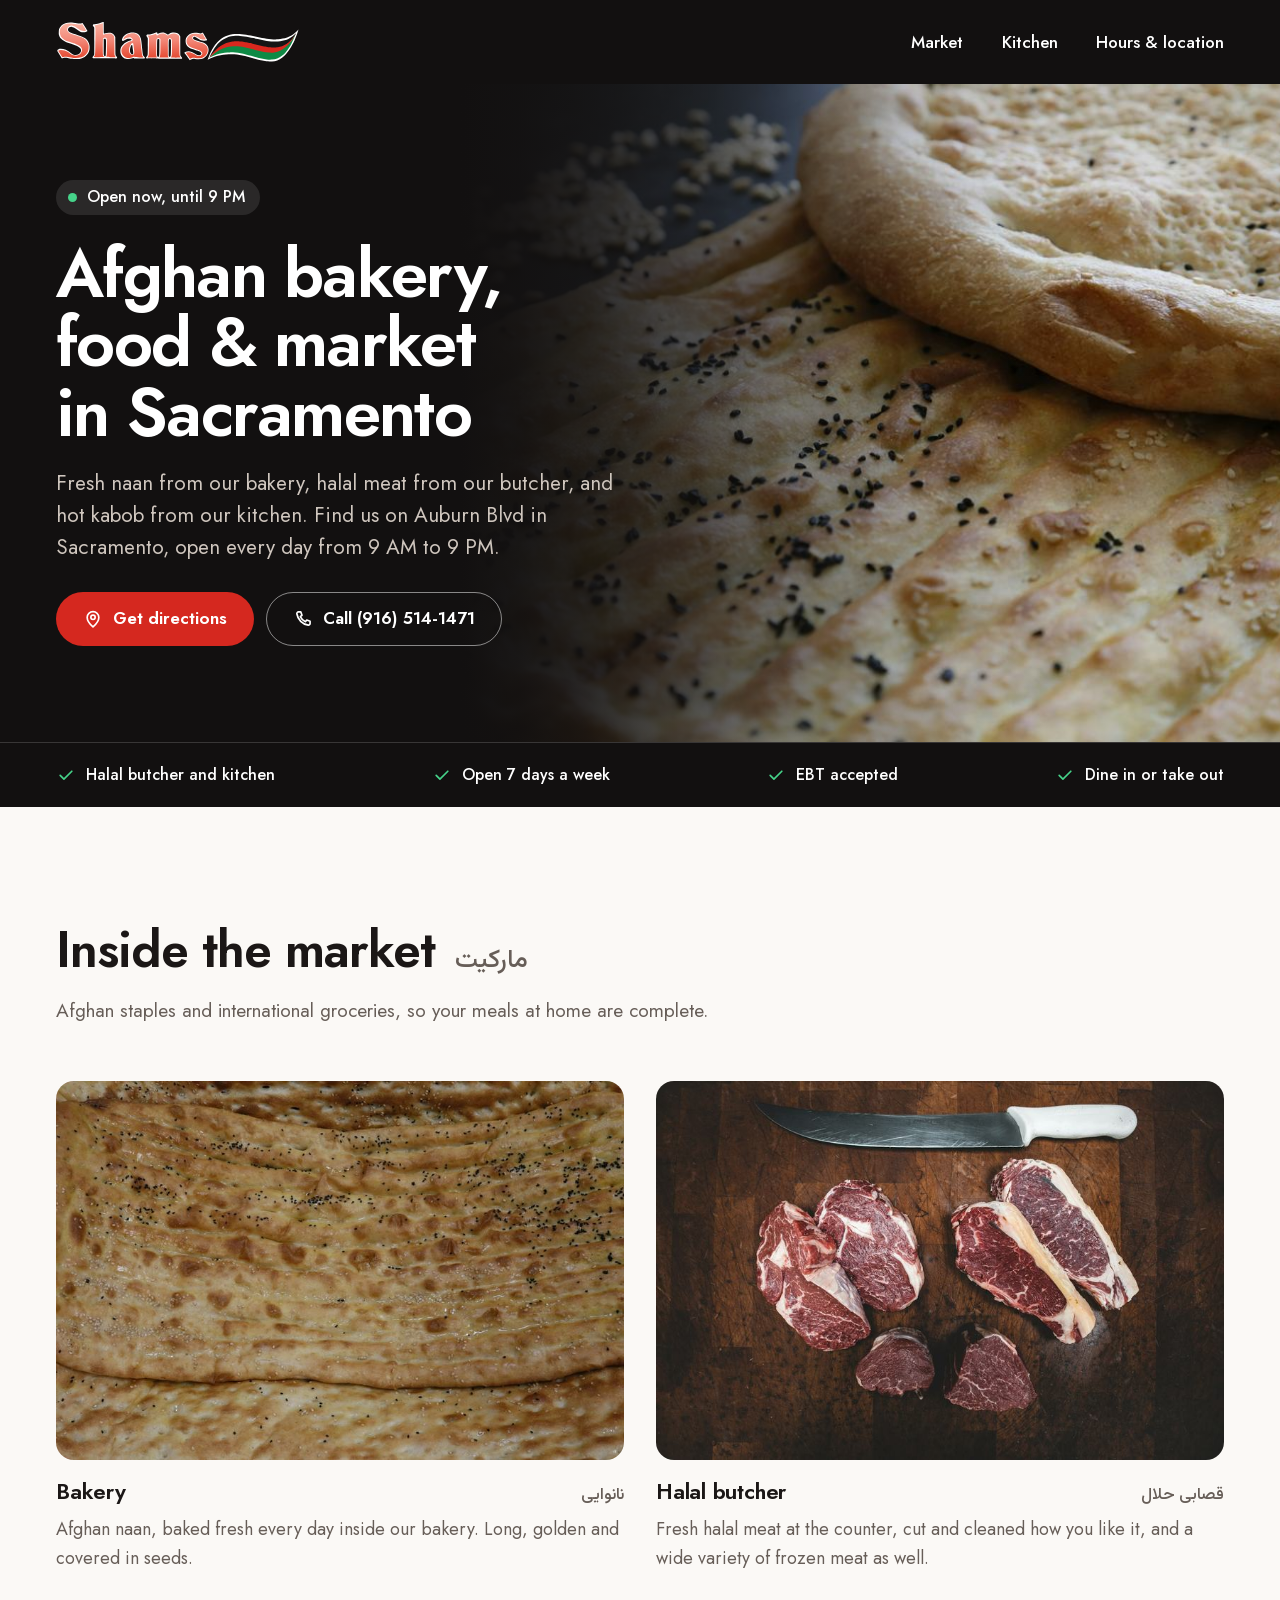
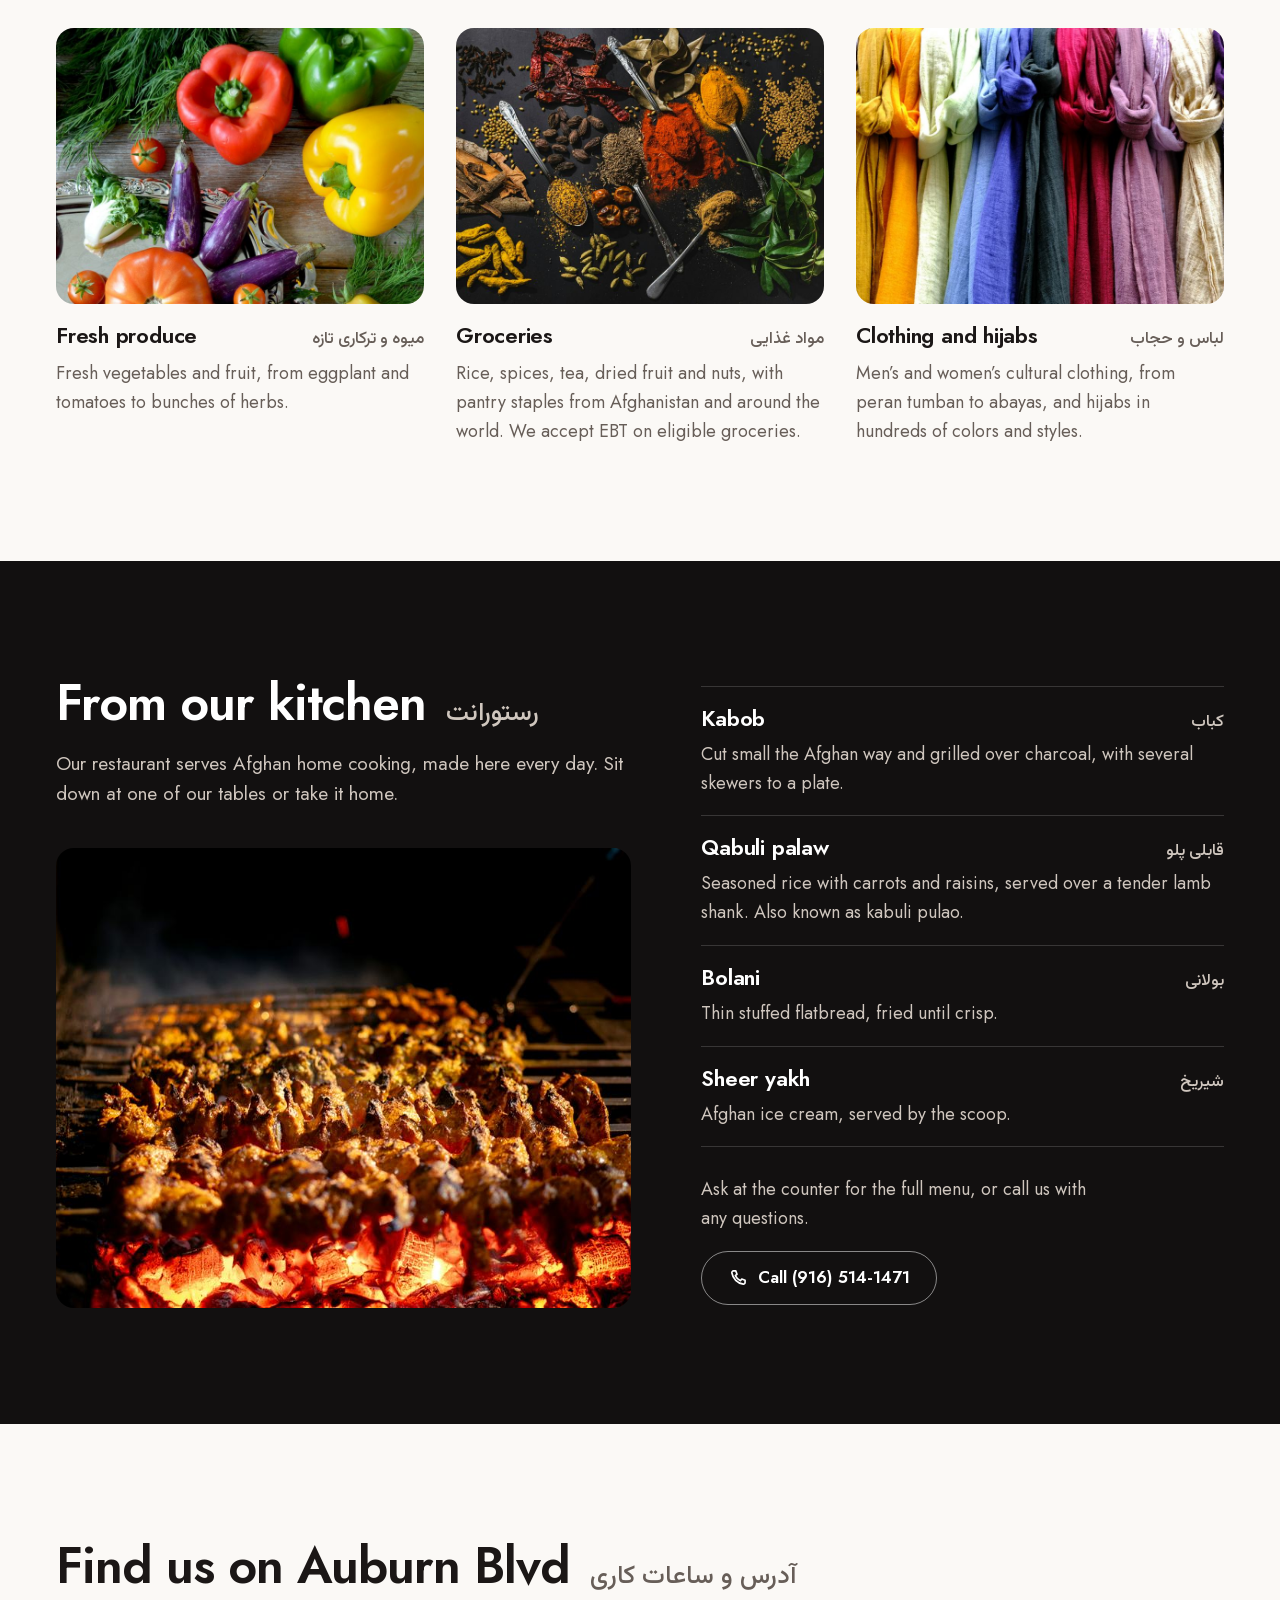
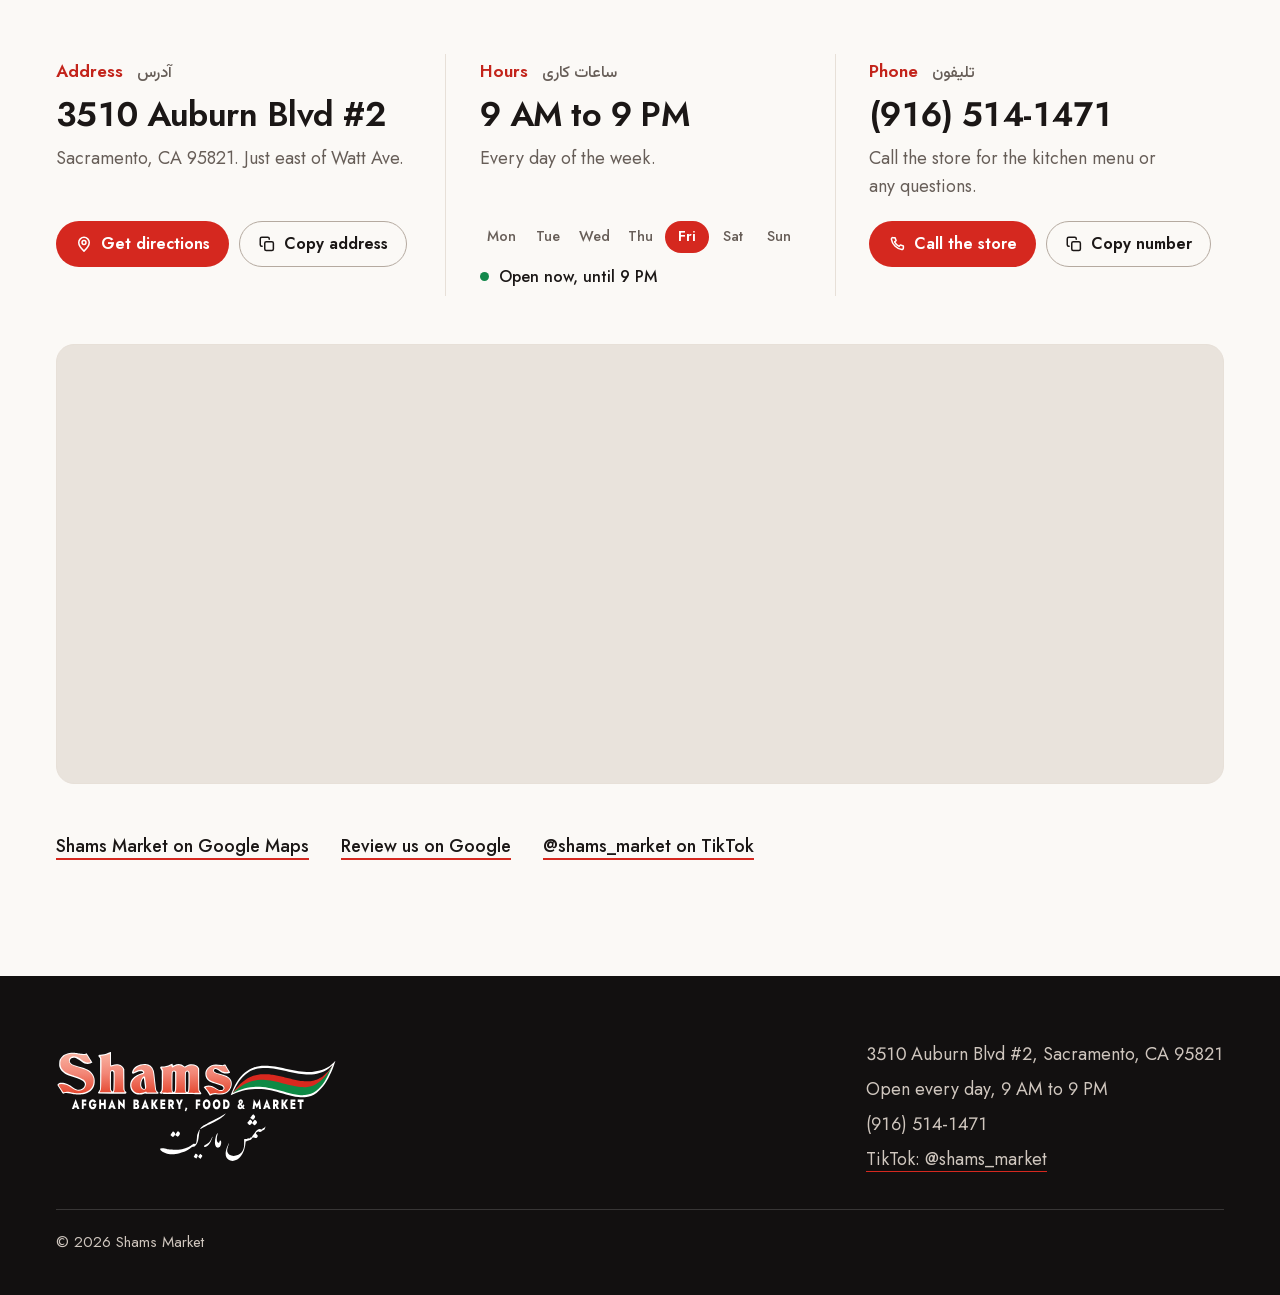
<file: docs/index.html>
<!DOCTYPE html>
<html lang="en">
<head>
<!-- ============================================================================================
     SHAMS MARKET, shamsmarket.com. This file is the whole website.
     The words on the page are in the <body> below: edit them right here.
     Looks are in assets/site.css. The live "Open now" status is in assets/site.js.
     How to publish a change, and what has to stay in step: see CLAUDE.md at the top of the repository.
     ============================================================================================ -->
<meta charset="utf-8">
<meta name="viewport" content="width=device-width, initial-scale=1, viewport-fit=cover">
<title>Afghan Grocery &amp; Halal Butcher in Sacramento | Shams Market</title>
<!-- HOURS (6 of 6): the description below and the "openingHoursSpecification" block further down -->
<meta name="description" content="Afghan grocery, halal butcher, bakery and restaurant in Sacramento. Fresh naan daily, halal meat, hot kabob. EBT accepted. Open every day, 9 AM to 9 PM.">
<link rel="canonical" href="https://www.shamsmarket.com/">
<meta name="theme-color" content="#121010">
<meta property="og:type" content="website">
<meta property="og:site_name" content="Shams Market">
<meta property="og:title" content="Afghan Grocery &amp; Halal Butcher in Sacramento | Shams Market">
<meta property="og:description" content="Afghan grocery, halal butcher, bakery and restaurant in Sacramento. Fresh naan daily, halal meat, hot kabob. EBT accepted. Open every day, 9 AM to 9 PM.">
<meta property="og:url" content="https://www.shamsmarket.com/">
<meta property="og:image" content="https://www.shamsmarket.com/img/hero-2000.jpg">
<meta property="og:image:width" content="2000">
<meta property="og:image:height" content="1333">
<meta property="og:image:alt" content="Afghan naan topped with nigella and sesame seeds">
<meta name="twitter:card" content="summary_large_image">
<link rel="icon" href="favicon.ico" sizes="48x48">
<link rel="icon" href="favicon.svg" type="image/svg+xml">
<link rel="icon" href="favicon-192.png" type="image/png" sizes="192x192">
<link rel="apple-touch-icon" href="apple-touch-icon.png">
<!-- The top photo is the largest thing on the first screen, so it starts loading first. Keep this list of sizes the same
     as the srcset and sizes on the hero <img> below; tools/check.py compares them. -->
<link rel="preload" as="image" fetchpriority="high" href="img/hero-2000.jpg" imagesrcset="img/hero-1000.jpg 1000w, img/hero-1400.jpg 1400w, img/hero-2000.jpg 2000w" imagesizes="(min-width: 1000px) 64vw, 100vw">
<!-- The two typefaces are stored on this site (assets/fonts), so the page does not wait on another server. -->
<link rel="preload" as="font" type="font/woff2" href="assets/fonts/jost-latin.woff2" crossorigin>
<link rel="stylesheet" href="assets/site.css">
<!-- Facts for Google and other search engines. Keep them the same as what the page says. -->
<script type="application/ld+json">
{
  "@context": "https://schema.org",
  "@type": [
    "GroceryStore",
    "Restaurant",
    "Bakery"
  ],
  "@id": "https://www.shamsmarket.com/#store",
  "name": "Shams Market",
  "alternateName": [
    "Shams Market and Restaurant",
    "شمس مارکیت"
  ],
  "description": "Afghan grocery store, halal butcher, bakery and restaurant in Sacramento, California.",
  "url": "https://www.shamsmarket.com/",
  "telephone": "+1-916-514-1471",
  "image": "https://www.shamsmarket.com/img/hero-2000.jpg",
  "logo": "https://www.shamsmarket.com/apple-touch-icon.png",
  "servesCuisine": [
    "Afghan",
    "Halal"
  ],
  "paymentAccepted": "EBT",
  "priceRange": "$10-20",
  "address": {
    "@type": "PostalAddress",
    "streetAddress": "3510 Auburn Blvd #2",
    "addressLocality": "Sacramento",
    "addressRegion": "CA",
    "postalCode": "95821",
    "addressCountry": "US"
  },
  "geo": {
    "@type": "GeoCoordinates",
    "latitude": 38.6366548,
    "longitude": -121.3817782
  },
  "openingHoursSpecification": [
    {
      "@type": "OpeningHoursSpecification",
      "dayOfWeek": [
        "Monday",
        "Tuesday",
        "Wednesday",
        "Thursday",
        "Friday",
        "Saturday",
        "Sunday"
      ],
      "opens": "09:00",
      "closes": "21:00"
    }
  ],
  "hasMap": "https://maps.google.com/?cid=8243531686769986245",
  "sameAs": [
    "https://www.tiktok.com/@shams_market",
    "https://www.yelp.com/biz/shams-market-sacramento",
    "https://www.zabihah.com/restaurants/cb57f7d6-7767-11ef-95ae-6045bdeb9f57/shams-market-sacramento-ca"
  ]
}
</script>
<!-- The name Google shows for this website in search results. Keep "name" the same as og:site_name above. -->
<script type="application/ld+json">
{
  "@context": "https://schema.org",
  "@type": "WebSite",
  "@id": "https://www.shamsmarket.com/#website",
  "name": "Shams Market",
  "alternateName": [
    "Shams Market and Restaurant",
    "شمس مارکیت"
  ],
  "url": "https://www.shamsmarket.com/",
  "inLanguage": "en",
  "publisher": {
    "@id": "https://www.shamsmarket.com/#store"
  }
}
</script>
</head>
<body>

<!-- Icons used by the buttons. -->
<svg class="sprite" aria-hidden="true" focusable="false">
  <defs>
    <symbol id="i-pin" viewBox="0 0 24 24"><path d="M12 21.5s-7-6.3-7-11.4a7 7 0 0 1 14 0c0 5.1-7 11.4-7 11.4z"/><circle cx="12" cy="10" r="2.6"/></symbol>
    <symbol id="i-phone" viewBox="0 0 24 24"><path d="M6.6 3.5h2.7l1.5 4-2 1.6a12 12 0 0 0 6.1 6.1l1.6-2 4 1.5v2.7a2 2 0 0 1-2.2 2A16.5 16.5 0 0 1 4.6 5.7a2 2 0 0 1 2-2.2z"/></symbol>
    <symbol id="i-copy" viewBox="0 0 24 24"><rect x="9" y="9" width="11.5" height="11.5" rx="2"/><path d="M5.5 15H5a2 2 0 0 1-2-2V5a2 2 0 0 1 2-2h8a2 2 0 0 1 2 2v.5"/></symbol>
    <symbol id="i-check" viewBox="0 0 24 24"><path d="M5 12.5l4.5 4.5L19 7.5"/></symbol>
  </defs>
</svg>

<a class="skip" href="#main">Skip to content</a>

<!-- NOTICE BAR. To show a short announcement at the very top of the page (a holiday closure, a new item),
     copy the line below out of this comment, to just after the comment, and change its text. Delete it when it is over.
     <p class="notice">We are closed on Thursday, November 26. Back to normal hours on Friday.</p>
-->

<!-- ======================= HEADER ======================= -->
<header class="site-head" id="top">
  <div class="wrap bar">
    <a class="brand" href="#top" aria-label="Shams Market, top of page">
      <img src="assets/logo.svg" alt="" width="1802" height="310">
    </a>
    <nav class="nav" aria-label="Main">
      <ul>
        <li><a href="#market">Market</a></li>
        <li><a href="#kitchen">Kitchen</a></li>
        <li><a href="#visit">Hours &amp; location</a></li>
      </ul>
    </nav>
    <a class="bar-call" href="tel:+19165141471"><svg class="icon" aria-hidden="true"><use href="#i-phone"/></svg>Call</a>
  </div>
</header>

<main id="main">

  <!-- ======================= TOP OF PAGE: photo, headline, buttons ======================= -->
  <section class="hero">
    <div class="hero-media">
      <img src="img/hero-2000.jpg" srcset="img/hero-1000.jpg 1000w, img/hero-1400.jpg 1400w, img/hero-2000.jpg 2000w" sizes="(min-width: 1000px) 64vw, 100vw" width="2000" height="1333" fetchpriority="high" alt="Afghan naan topped with nigella and sesame seeds, on a dark stone counter">
    </div>
    <div class="wrap hero-body">
      <div class="hero-copy">
        <!-- HOURS (1 of 6): shown until the live "Open now" status loads -->
        <p class="status" data-status data-state="unknown"><span class="status-dot" aria-hidden="true"></span><span data-status-text>Open every day, 9 AM to 9 PM</span></p>
        <h1><span class="sr">Shams Market. </span>Afghan bakery, food &amp; market in Sacramento</h1>
        <!-- HOURS (2 of 6): the last sentence of this paragraph -->
        <p class="lede">Fresh naan from our bakery, halal meat from our butcher, and hot kabob from our kitchen. Find us on Auburn Blvd in Sacramento, open every day from 9 AM to 9 PM.</p>
        <div class="actions" id="hero-actions">
          <a class="btn btn-red" href="https://www.google.com/maps/dir/?api=1&amp;destination=Shams%20Market%2C%203510%20Auburn%20Blvd%2C%20Sacramento%2C%20CA%2095821&amp;destination_place_id=ChIJuw4VRmvZmoARxQqanGToZnI" target="_blank" rel="noopener"><svg class="icon" aria-hidden="true"><use href="#i-pin"/></svg>Get directions</a>
          <a class="btn btn-ghost" href="tel:+19165141471"><svg class="icon" aria-hidden="true"><use href="#i-phone"/></svg>Call (916) 514-1471</a>
        </div>
      </div>
    </div>
  </section>

  <!-- Four quick facts. HOURS (3 of 6): "Open 7 days a week" -->
  <div class="facts">
    <ul class="wrap">
      <li><svg class="icon" aria-hidden="true"><use href="#i-check"/></svg>Halal butcher and kitchen</li>
      <li><svg class="icon" aria-hidden="true"><use href="#i-check"/></svg>Open 7 days a week</li>
      <li><svg class="icon" aria-hidden="true"><use href="#i-check"/></svg>EBT accepted</li>
      <li><svg class="icon" aria-hidden="true"><use href="#i-check"/></svg>Dine in or take out</li>
    </ul>
  </div>

  <!-- ======================= INSIDE THE MARKET: five photo cards ======================= -->
  <section class="section market" id="market">
    <div class="wrap">
      <div class="head">
        <div class="title">
          <h2>Inside the market</h2>
          <span class="fa" lang="fa-AF" dir="rtl">مارکیت</span>
        </div>
        <p>Afghan staples and international groceries, so your meals at home are complete.</p>
      </div>

      <div class="cards">
        <article class="card">
          <div class="card-media">
            <img src="img/bakery-1400.jpg" srcset="img/bakery-800.jpg 800w, img/bakery-1400.jpg 1400w" sizes="(min-width: 1312px) 584px, (min-width: 1160px) 46vw, 92vw" width="1400" height="933" loading="lazy" decoding="async" alt="Long sheets of Afghan naan, golden and dotted with seeds">
          </div>
          <div class="card-title">
            <h3>Bakery</h3>
            <span class="fa" lang="fa-AF" dir="rtl">نانوایی</span>
          </div>
          <p>Afghan naan, baked fresh every day inside our bakery. Long, golden and covered in seeds.</p>
        </article>

        <article class="card">
          <div class="card-media">
            <img src="img/butcher-1400.jpg" srcset="img/butcher-800.jpg 800w, img/butcher-1400.jpg 1400w" sizes="(min-width: 1312px) 584px, (min-width: 700px) 46vw, 92vw" width="1400" height="933" loading="lazy" decoding="async" alt="Fresh cuts of beef on a butcher's block beside a knife">
          </div>
          <div class="card-title">
            <h3>Halal butcher</h3>
            <span class="fa" lang="fa-AF" dir="rtl">قصابی حلال</span>
          </div>
          <p>Fresh halal meat at the counter, cut and cleaned how you like it, and a wide variety of frozen meat as well.</p>
        </article>

        <article class="card">
          <div class="card-media">
            <img src="img/produce-1200.jpg" srcset="img/produce-800.jpg 800w, img/produce-1200.jpg 1200w" sizes="(min-width: 1312px) 379px, (min-width: 1160px) 30vw, (min-width: 700px) 46vw, 92vw" width="1200" height="900" loading="lazy" decoding="async" alt="Bell peppers, eggplants, tomatoes and fresh dill">
          </div>
          <div class="card-title">
            <h3>Fresh produce</h3>
            <span class="fa" lang="fa-AF" dir="rtl">میوه و ترکاری تازه</span>
          </div>
          <p>Fresh vegetables and fruit, from eggplant and tomatoes to bunches of herbs.</p>
        </article>

        <article class="card">
          <div class="card-media">
            <img src="img/groceries-1200.jpg" srcset="img/groceries-800.jpg 800w, img/groceries-1200.jpg 1200w" sizes="(min-width: 1312px) 379px, (min-width: 1160px) 30vw, (min-width: 700px) 46vw, 92vw" width="1200" height="900" loading="lazy" decoding="async" alt="Whole and ground spices laid out with silver spoons">
          </div>
          <div class="card-title">
            <h3>Groceries</h3>
            <span class="fa" lang="fa-AF" dir="rtl">مواد غذایی</span>
          </div>
          <p>Rice, spices, tea, dried fruit and nuts, with pantry staples from Afghanistan and around the world. We accept EBT on eligible groceries.</p>
        </article>

        <article class="card">
          <div class="card-media">
            <img src="img/clothing-1200.jpg" srcset="img/clothing-800.jpg 800w, img/clothing-1200.jpg 1200w" sizes="(min-width: 1312px) 379px, (min-width: 1160px) 30vw, (min-width: 700px) 46vw, 92vw" width="1200" height="900" loading="lazy" decoding="async" alt="Scarves in many colors hanging side by side">
          </div>
          <div class="card-title">
            <h3>Clothing and hijabs</h3>
            <span class="fa" lang="fa-AF" dir="rtl">لباس و حجاب</span>
          </div>
          <p>Men&rsquo;s and women&rsquo;s cultural clothing, from peran tumban to abayas, and hijabs in hundreds of colors and styles.</p>
        </article>
      </div>
    </div>
  </section>

  <!-- ======================= FROM OUR KITCHEN: the menu. Each <li> is one dish. ======================= -->
  <section class="section kitchen" id="kitchen">
    <div class="wrap kitchen-grid">
      <div class="head">
        <div class="title">
          <h2>From our kitchen</h2>
          <span class="fa" lang="fa-AF" dir="rtl">رستورانت</span>
        </div>
        <p>Our restaurant serves Afghan home cooking, made here every day. Sit down at one of our tables or take it home.</p>
      </div>

      <div class="kitchen-media">
        <img src="img/kitchen-1600.jpg" srcset="img/kitchen-900.jpg 900w, img/kitchen-1600.jpg 1600w" sizes="(min-width: 1312px) 591px, (min-width: 960px) 50vw, 92vw" width="1600" height="1067" loading="lazy" decoding="async" alt="Skewers of kabob grilling over glowing charcoal">
      </div>

      <div class="kitchen-menu">
        <ul class="menu">
          <li>
            <div class="menu-title">
              <h3>Kabob</h3>
              <span class="fa" lang="fa-AF" dir="rtl">کباب</span>
            </div>
            <p>Cut small the Afghan way and grilled over charcoal, with several skewers to a plate.</p>
          </li>
          <li>
            <div class="menu-title">
              <h3>Qabuli palaw</h3>
              <span class="fa" lang="fa-AF" dir="rtl">قابلی پلو</span>
            </div>
            <p>Seasoned rice with carrots and raisins, served over a tender lamb shank. Also known as kabuli pulao.</p>
          </li>
          <li>
            <div class="menu-title">
              <h3>Bolani</h3>
              <span class="fa" lang="fa-AF" dir="rtl">بولانی</span>
            </div>
            <p>Thin stuffed flatbread, fried until crisp.</p>
          </li>
          <li>
            <div class="menu-title">
              <h3>Sheer yakh</h3>
              <span class="fa" lang="fa-AF" dir="rtl">شیریخ</span>
            </div>
            <p>Afghan ice cream, served by the scoop.</p>
          </li>
        </ul>

        <div class="kitchen-foot">
          <p>Ask at the counter for the full menu, or call us with any questions.</p>
          <a class="btn btn-ghost" href="tel:+19165141471"><svg class="icon" aria-hidden="true"><use href="#i-phone"/></svg>Call (916) 514-1471</a>
        </div>
      </div>
    </div>
  </section>

  <!-- ======================= ADDRESS, HOURS, PHONE ======================= -->
  <section class="section visit" id="visit">
    <div class="wrap">
      <div class="head">
        <div class="title">
          <h2>Find us on Auburn Blvd</h2>
          <span class="fa" lang="fa-AF" dir="rtl">آدرس و ساعات کاری</span>
        </div>
      </div>

      <div class="visit-grid">
        <div class="info">
          <div class="info-label">
            <h3>Address</h3>
            <span class="fa" lang="fa-AF" dir="rtl">آدرس</span>
          </div>
          <p class="big" id="address-text">3510 Auburn Blvd #2</p>
          <p class="sub">Sacramento, CA 95821. Just east of Watt Ave.</p>
          <div class="actions">
            <a class="btn btn-red btn-sm" href="https://www.google.com/maps/dir/?api=1&amp;destination=Shams%20Market%2C%203510%20Auburn%20Blvd%2C%20Sacramento%2C%20CA%2095821&amp;destination_place_id=ChIJuw4VRmvZmoARxQqanGToZnI" target="_blank" rel="noopener"><svg class="icon" aria-hidden="true"><use href="#i-pin"/></svg>Get directions</a>
            <button class="btn btn-line btn-sm" type="button" id="copy-address" data-copy="3510 Auburn Blvd #2, Sacramento, CA 95821" data-target="address-text"><svg class="icon" aria-hidden="true"><use href="#i-copy"/></svg><span data-label aria-live="polite">Copy address</span></button>
          </div>
        </div>

        <div class="info">
          <div class="info-label">
            <h3>Hours</h3>
            <span class="fa" lang="fa-AF" dir="rtl">ساعات کاری</span>
          </div>
          <!-- HOURS (4 of 6): the headline, the note under it, and the seven data-hours values below.
               data-hours is 24-hour time, "09:00-21:00". A midday break is "09:00-13:00,14:00-21:00". A closed day is "".
               The "Open now" status on the page is worked out from these seven values. -->
          <p class="big">9 AM to 9 PM</p>
          <p class="sub">Every day of the week.</p>
          <div class="today">
            <ol class="week">
              <li data-day="1" data-hours="09:00-21:00"><span class="sr">Monday, 9 AM to 9 PM</span><span aria-hidden="true">Mon</span></li>
              <li data-day="2" data-hours="09:00-21:00"><span class="sr">Tuesday, 9 AM to 9 PM</span><span aria-hidden="true">Tue</span></li>
              <li data-day="3" data-hours="09:00-21:00"><span class="sr">Wednesday, 9 AM to 9 PM</span><span aria-hidden="true">Wed</span></li>
              <li data-day="4" data-hours="09:00-21:00"><span class="sr">Thursday, 9 AM to 9 PM</span><span aria-hidden="true">Thu</span></li>
              <li data-day="5" data-hours="09:00-21:00"><span class="sr">Friday, 9 AM to 9 PM</span><span aria-hidden="true">Fri</span></li>
              <li data-day="6" data-hours="09:00-21:00"><span class="sr">Saturday, 9 AM to 9 PM</span><span aria-hidden="true">Sat</span></li>
              <li data-day="0" data-hours="09:00-21:00"><span class="sr">Sunday, 9 AM to 9 PM</span><span aria-hidden="true">Sun</span></li>
            </ol>
            <p class="status status-plain" data-status data-state="unknown" hidden><span class="status-dot" aria-hidden="true"></span><span data-status-text></span></p>
          </div>
        </div>

        <div class="info">
          <div class="info-label">
            <h3>Phone</h3>
            <span class="fa" lang="fa-AF" dir="rtl">تلیفون</span>
          </div>
          <p class="big" id="phone-text">(916) 514-1471</p>
          <p class="sub">Call the store for the kitchen menu or any questions.</p>
          <div class="actions">
            <a class="btn btn-red btn-sm" href="tel:+19165141471"><svg class="icon" aria-hidden="true"><use href="#i-phone"/></svg>Call the store</a>
            <button class="btn btn-line btn-sm" type="button" id="copy-phone" data-copy="(916) 514-1471" data-target="phone-text"><svg class="icon" aria-hidden="true"><use href="#i-copy"/></svg><span data-label aria-live="polite">Copy number</span></button>
          </div>
        </div>
      </div>

      <!-- MAP: Google's own map of the store, taken from the store's Google listing. It loads only when a visitor scrolls near it.
           The long web address identifies the listing. Do not edit it by hand; if the store ever moves, get a new one from
           Google Maps (Share, then Embed a map). -->
      <div class="map">
        <iframe src="https://www.google.com/maps/embed?pb=!1m18!1m12!1m3!1d3116!2d-121.3817782!3d38.6366548!2m3!1f0!2f0!3f0!3m2!1i1024!2i768!4f13.1!3m3!1m2!1s0x809ad96b46150ebb%3A0x7266e8649c9a0ac5!2sShams%20Market%20and%20Restaurant!5e0!3m2!1sen!2sus!4v1791500000000!5m2!1sen!2sus" title="Google map showing Shams Market at 3510 Auburn Blvd #2, Sacramento" loading="lazy" referrerpolicy="no-referrer-when-downgrade" allowfullscreen></iframe>
      </div>

      <p class="links">
        <a href="https://maps.google.com/?cid=8243531686769986245" target="_blank" rel="noopener">Shams Market on Google Maps</a>
        <a href="https://search.google.com/local/writereview?placeid=ChIJuw4VRmvZmoARxQqanGToZnI" target="_blank" rel="noopener">Review us on Google</a>
        <a href="https://www.tiktok.com/@shams_market" target="_blank" rel="noopener">@shams_market on TikTok</a>
      </p>
    </div>
  </section>

</main>

<!-- ======================= FOOTER. HOURS (5 of 6): the second line of the list ======================= -->
<footer class="site-foot">
  <div class="wrap">
    <div class="foot-grid">
      <a class="foot-logo" href="#top" aria-label="Shams Market, back to top">
        <img src="assets/logo-full.svg" alt="" width="1802" height="724" loading="lazy" decoding="async">
      </a>
      <ul class="foot-list">
        <li>3510 Auburn Blvd #2, Sacramento, CA 95821</li>
        <li>Open every day, 9 AM to 9 PM</li>
        <li>(916) 514-1471</li>
        <li><a href="https://www.tiktok.com/@shams_market" target="_blank" rel="noopener">TikTok: @shams_market</a></li>
      </ul>
    </div>
    <p class="fine">&copy; 2026 Shams Market</p>
  </div>
</footer>

<!-- Bar with two buttons that appears at the bottom of phone screens after scrolling. -->
<div class="dock" id="dock">
  <a class="btn btn-red" href="https://www.google.com/maps/dir/?api=1&amp;destination=Shams%20Market%2C%203510%20Auburn%20Blvd%2C%20Sacramento%2C%20CA%2095821&amp;destination_place_id=ChIJuw4VRmvZmoARxQqanGToZnI" target="_blank" rel="noopener"><svg class="icon" aria-hidden="true"><use href="#i-pin"/></svg>Directions</a>
  <a class="btn btn-ghost" href="tel:+19165141471"><svg class="icon" aria-hidden="true"><use href="#i-phone"/></svg>Call</a>
</div>

<script src="assets/site.js" defer></script>
</body>
</html>
</file>
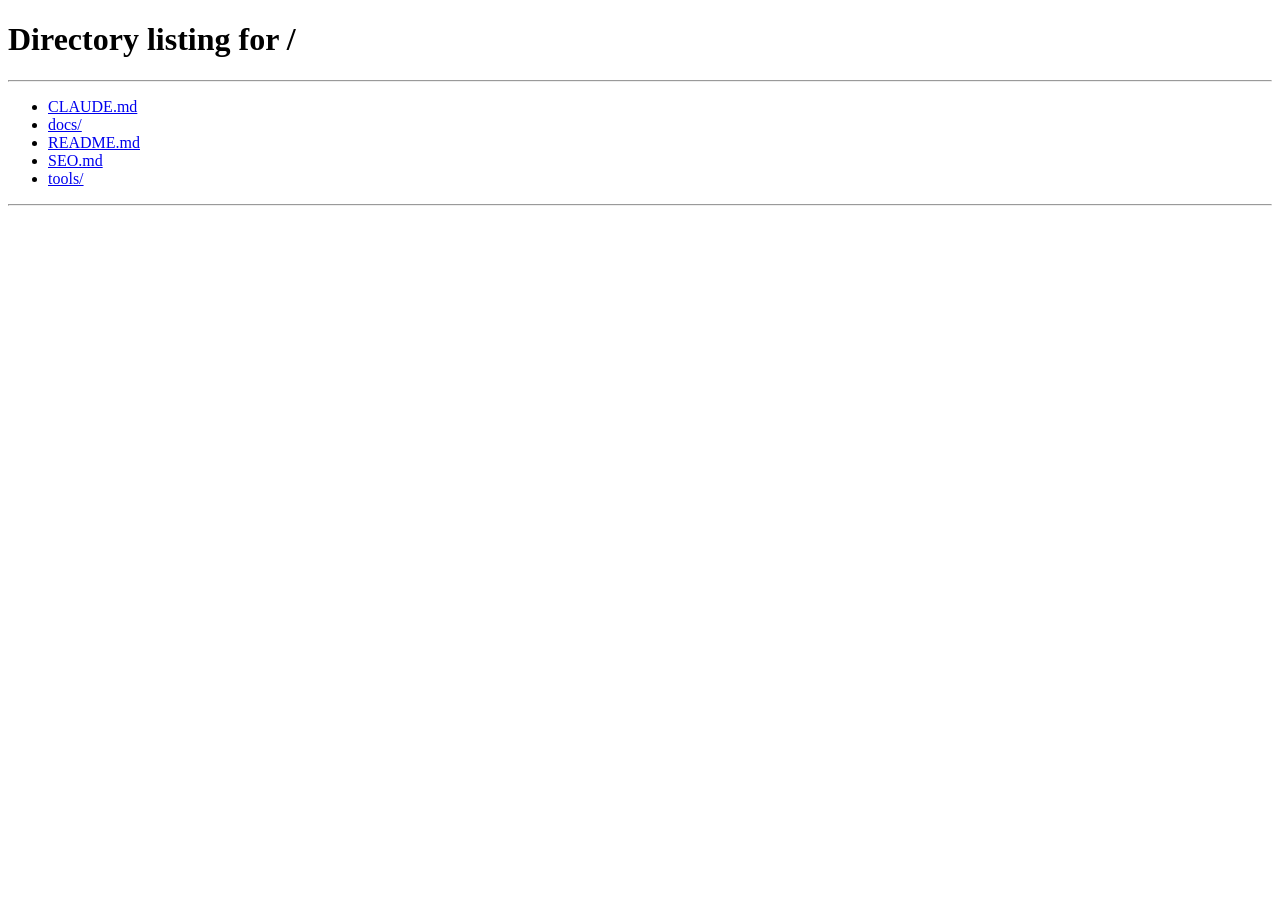
<file: docs/shop/index.html>
<!DOCTYPE html>
<html lang="en">
<head>
<meta charset="utf-8">
<title>Shams Market</title>
<!-- An address from the old website. It sends visitors on to the new page. -->
<link rel="canonical" href="https://www.shamsmarket.com/">
<meta http-equiv="refresh" content="0; url=/#market">
</head>
<body>
<p><a href="/#market">Continue to Shams Market</a></p>
</body>
</html>
</file>
<file: docs/assets/site.css>
/* Layout: one 1200px column grid. Black header and hero (the logo's own ground) with the naan photo
   running off the right edge; five market counters as photo cards, two large then three small; a black
   kitchen section with its photo on the left and the menu on the right; hours and location in three
   columns. Every title carries its Dari name beside it, set quietly. */

/* typefaces, stored in assets/fonts (license: assets/fonts/OFL.txt). Jost is one variable file for every weight;
   Vazirmatn is the Arabic-script set at weight 500, which covers Dari. */
@font-face{font-family:'Jost';font-style:normal;font-weight:100 900;font-display:swap;src:url(fonts/jost-latin.woff2) format('woff2')}
@font-face{font-family:'Vazirmatn';font-style:normal;font-weight:500;font-display:swap;src:url(fonts/vazirmatn-arabic.woff2) format('woff2')}

:root{
  /* color: the logo's black and red; green only for "open" */
  --black:#121010;
  --red:#D5281F;
  --red-deep:#B21D15;
  --white:#FFFFFF;
  --paper:#FBF9F6;
  --ink:#1B1716;
  --muted:#675E58;
  --accent-text:#C3241B;
  --line:#E7E0D8;
  --line-strong:#B5AAA0;
  --media:#E9E3DC;
  --on-dark-muted:#CFC6BE;
  --line-dark:rgb(255 255 255 / .16);
  --veil:rgb(255 255 255 / .1);
  --veil-strong:rgb(255 255 255 / .5);
  --shade-0:rgb(18 16 16 / 0);
  --shade-1:rgb(18 16 16 / .14);
  --shade-2:rgb(18 16 16 / .38);
  --shade-3:rgb(18 16 16 / .66);
  --shade-4:rgb(18 16 16 / .86);
  --shade-5:rgb(18 16 16 / .96);
  --ok:#12884A;
  --ok-bright:#46D38A;
  --off:#D5281F;
  --off-bright:#FF8A7A;
  --wait:#F2B824;
  --focus:#D5281F;
  /* type: Jost, the open geometric sans closest to the Futura of the logo's tagline; Vazirmatn for Dari */
  --sans:'Jost','Century Gothic','Avenir Next',Avenir,'Segoe UI',system-ui,sans-serif;
  --dari:'Vazirmatn','Segoe UI',Tahoma,'Geeza Pro','Noto Sans Arabic',sans-serif;
  --h1:clamp(2.5rem,1.6rem + 3.6vw,4.25rem);
  --h2:clamp(2rem,1.45rem + 2.2vw,3.125rem);
  --h3:clamp(1.25rem,1.16rem + .4vw,1.375rem);
  --big:clamp(1.75rem,1.45rem + 1vw,2.125rem);
  /* layout */
  --gutter:clamp(20px,5vw,56px);
  --measure:1200px;
  --radius:18px;
}
@media (prefers-color-scheme:dark){
  :root:not([data-theme="light"]){
    --paper:#1B1817;--ink:#F6F1EB;--muted:#BBB0A8;--accent-text:#FF8474;--line:#352E2A;--line-strong:#6E625B;
    --media:#2A2422;--ok:#46D38A;--off:#FF8A7A;--focus:#FF8A7A;
    color-scheme:dark;
  }
}
:root[data-theme="dark"]{
  --paper:#1B1817;--ink:#F6F1EB;--muted:#BBB0A8;--accent-text:#FF8474;--line:#352E2A;--line-strong:#6E625B;
  --media:#2A2422;--ok:#46D38A;--off:#FF8A7A;--focus:#FF8A7A;
  color-scheme:dark;
}

*,*::before,*::after{box-sizing:border-box}
html{background:var(--black);-webkit-text-size-adjust:100%}
body{margin:0;background:var(--paper);color:var(--ink);font:400 1.125rem/1.6 var(--sans);-webkit-font-smoothing:antialiased}
h1,h2,h3,p,ul,ol,figure{margin:0}
ul,ol{padding:0;list-style:none}
h1,h2,h3{font-family:var(--sans);font-weight:600;text-wrap:balance}
p{text-wrap:pretty}
img,svg{display:block;max-width:100%}
[hidden]{display:none!important}
a{color:inherit}
button{font:inherit;color:inherit}
::selection{background:var(--red);color:var(--white)}
:focus-visible{outline:3px solid var(--focus);outline-offset:3px;border-radius:6px}

.sr{position:absolute;width:1px;height:1px;overflow:hidden;clip-path:inset(50%);white-space:nowrap}
.sprite{position:absolute;width:0;height:0;overflow:hidden}
.skip{position:absolute;left:12px;top:-80px;z-index:40;padding:10px 18px;border-radius:999px;background:var(--white);color:var(--black);font-weight:600;text-decoration:none}
.skip:focus{top:12px}
.wrap{max-width:calc(var(--measure) + 2*var(--gutter));margin-inline:auto;padding-inline:var(--gutter)}
.icon{width:20px;height:20px;flex:none;fill:none;stroke:currentColor;stroke-width:2;stroke-linecap:round;stroke-linejoin:round}
.fa{font-family:var(--dari);font-weight:500;color:var(--muted);white-space:nowrap}

/* buttons */
.btn{display:inline-flex;align-items:center;justify-content:center;gap:10px;min-height:54px;padding:12px 26px;border:1.5px solid transparent;border-radius:999px;font:600 1.0625rem/1.15 var(--sans);text-decoration:none;white-space:nowrap;cursor:pointer;background:none;transition:background-color .15s ease,border-color .15s ease}
.btn-sm{min-height:46px;padding:9px 18px;gap:8px;font-size:1rem}
.btn-sm .icon{width:18px;height:18px}
.btn-red{background:var(--red);color:var(--white)}
.btn-red:hover{background:var(--red-deep)}
.btn-ghost{border-color:var(--veil-strong);color:var(--white)}
.btn-ghost:hover{background:var(--veil);border-color:var(--white)}
.btn-line{border-color:var(--line-strong);color:var(--ink)}
.btn-line:hover{border-color:var(--ink)}
.actions{display:flex;flex-wrap:wrap;gap:12px}

/* open / closed */
.status{display:inline-flex;align-items:center;gap:10px;padding:7px 15px 7px 12px;border-radius:999px;background:var(--veil);font-weight:500;font-size:1rem;line-height:1.3}
.status-dot{width:9px;height:9px;flex:none;border-radius:50%;background:var(--wait)}
.status[data-state="open"] .status-dot{background:var(--ok-bright)}
.status[data-state="closed"] .status-dot{background:var(--off-bright)}
.status-plain{padding:0;border-radius:0;background:none}
.status-plain[data-state="open"] .status-dot{background:var(--ok)}
.status-plain[data-state="closed"] .status-dot{background:var(--off)}

/* header */
.site-head{background:var(--black);color:var(--white);--focus:var(--white)}
.bar{display:flex;align-items:center;justify-content:space-between;gap:20px;min-height:68px}
.brand{display:block;flex:none;width:clamp(176px,19vw,248px)}
.brand img{width:100%;height:auto}
.nav{display:none;margin-left:auto}
.nav ul{display:flex;gap:clamp(22px,3vw,40px)}
.nav a{font-weight:500;font-size:1.0625rem;text-decoration:none;text-underline-offset:8px;text-decoration-thickness:2px}
.nav a:hover{text-decoration:underline;text-decoration-color:var(--red)}
.bar-call{display:inline-flex;align-items:center;gap:8px;min-height:42px;padding:6px 16px;border:1.5px solid var(--veil-strong);border-radius:999px;font-weight:600;font-size:1rem;text-decoration:none;white-space:nowrap;font-variant-numeric:tabular-nums;transition:background-color .15s ease,border-color .15s ease}
.bar-call:hover{background:var(--veil);border-color:var(--white)}
.bar-call .icon{width:18px;height:18px}

/* hero */
.hero{position:relative;background:var(--black);color:var(--white);overflow:hidden;--focus:var(--white)}
.hero-media{position:relative;aspect-ratio:16/10;max-width:100%}
.hero-media img{position:absolute;inset:0;width:100%;height:100%;object-fit:cover}
.hero-media::after{content:"";position:absolute;inset:0;background:linear-gradient(180deg,var(--shade-0) 38%,var(--shade-2) 70%,var(--shade-4) 88%,var(--black) 100%)}
.hero-body{position:relative;margin-top:-34px;padding-block:0 44px}
.hero-copy{min-width:0}
.hero h1{margin-top:20px;font-size:var(--h1);line-height:1.02;letter-spacing:-.025em}
.lede{margin-top:20px;max-width:34em;font-size:clamp(1.125rem,1.05rem + .35vw,1.3rem);line-height:1.55;color:var(--on-dark-muted)}
.hero .actions{margin-top:28px}
.hero .actions .btn{flex:1 1 auto}

/* four facts under the hero */
.facts{background:var(--black);color:var(--white);border-top:1px solid var(--line-dark)}
.facts ul{display:grid;grid-template-columns:minmax(0,1fr);gap:12px 24px;padding-block:22px}
.facts li{display:flex;align-items:center;gap:10px;min-width:0;font-weight:500;font-size:1rem;line-height:1.3}
.facts .icon{color:var(--ok-bright)}

/* sections */
.section{padding-block:clamp(64px,9vw,124px)}
.head{display:grid;gap:14px;margin-bottom:clamp(32px,4.5vw,56px)}
.title{display:flex;flex-wrap:wrap;align-items:baseline;gap:4px 20px}
.title h2{font-size:var(--h2);line-height:1.06;letter-spacing:-.02em}
.title .fa{font-size:clamp(1.2rem,1rem + .8vw,1.6rem)}
.head p{max-width:36em;font-size:1.2rem;line-height:1.55;color:var(--muted)}

/* market: five counters */
.cards{display:grid;grid-template-columns:minmax(0,1fr);gap:44px 32px}
.card{min-width:0}
.card-media{aspect-ratio:3/2;max-width:100%;border-radius:var(--radius);overflow:hidden;background:var(--media)}
.card-media img{width:100%;height:100%;object-fit:cover}
.card-title{display:flex;align-items:baseline;justify-content:space-between;gap:6px 16px;flex-wrap:wrap;margin-top:18px}
.card-title h3,.menu-title h3{font-size:var(--h3);line-height:1.2;letter-spacing:-.01em}
.card-title .fa,.menu-title .fa{font-size:1.05rem}
.card p{margin-top:6px;max-width:34em;color:var(--muted)}

/* kitchen */
.kitchen{background:var(--black);color:var(--white);--muted:var(--on-dark-muted);--line:var(--line-dark);--focus:var(--white)}
.kitchen-grid{display:grid;grid-template-columns:minmax(0,1fr);gap:32px}
.kitchen-media{aspect-ratio:3/2;max-width:100%;border-radius:var(--radius);overflow:hidden;background:var(--media)}
.kitchen-media img{width:100%;height:100%;object-fit:cover}
.kitchen-menu{min-width:0}
.kitchen .head{margin-bottom:0}
.menu{border-top:1px solid var(--line)}
.menu li{padding-block:18px;border-bottom:1px solid var(--line)}
.menu-title{display:flex;align-items:baseline;justify-content:space-between;gap:16px}
.menu p{margin-top:4px;max-width:34em;color:var(--muted)}
.kitchen-foot{display:flex;flex-wrap:wrap;align-items:center;justify-content:space-between;gap:18px 28px;margin-top:28px}
.kitchen-foot p{flex:1 1 16em;max-width:22em;color:var(--muted)}

/* hours and location */
.visit-grid{display:grid;grid-template-columns:minmax(0,1fr)}
.info{min-width:0;padding-block:28px;border-top:1px solid var(--line)}
.info:last-child{border-bottom:1px solid var(--line)}
.info-label{display:flex;align-items:baseline;gap:14px}
.info-label h3{font-size:1.0625rem;line-height:1.3;color:var(--accent-text)}
.info-label .fa{font-size:1rem}
.big{margin-top:10px;font-weight:600;font-size:var(--big);line-height:1.1;letter-spacing:-.015em;font-variant-numeric:lining-nums tabular-nums}
.sub{margin-top:10px;max-width:26em;color:var(--muted)}
.info .actions{margin-top:20px;gap:10px}
.today{margin-top:20px}
.week{display:grid;grid-template-columns:repeat(7,minmax(0,1fr));gap:2px;max-width:336px}
.week li{padding:7px 0;border-radius:999px;text-align:center;font-weight:500;font-size:.9rem;line-height:1.2;color:var(--muted)}
.week li[aria-current]{background:var(--red);color:var(--white);font-weight:600}
.today .status{margin-top:14px}
.links{display:flex;flex-wrap:wrap;gap:8px 32px;margin-top:32px}
.links a{font-weight:500;text-underline-offset:6px;text-decoration-thickness:2px;text-decoration-color:var(--red)}
.links a:hover{color:var(--accent-text)}

/* footer */
.site-foot{background:var(--black);color:var(--white);padding-block:56px 132px;--focus:var(--white)}
.foot-grid{display:grid;gap:32px}
.foot-logo{display:block;width:min(100%,280px)}
.foot-logo img{width:100%;height:auto}
.foot-list{display:grid;gap:6px;color:var(--on-dark-muted);font-variant-numeric:tabular-nums}
.foot-list a{text-underline-offset:6px;text-decoration-color:var(--red)}
.foot-list a:hover{color:var(--white)}
.fine{margin-top:36px;padding-top:20px;border-top:1px solid var(--line-dark);font-size:.95rem;color:var(--on-dark-muted)}

/* phone dock: appears once the hero buttons have scrolled away */
.dock{position:fixed;inset:auto 0 0 0;z-index:30;display:flex;gap:10px;padding:10px 16px calc(10px + env(safe-area-inset-bottom,0px));background:var(--black);box-shadow:0 -1px 0 var(--line-dark);transform:translateY(105%);visibility:hidden;transition:transform .28s ease,visibility 0s linear .28s;--focus:var(--white)}
.dock.is-on{transform:none;visibility:visible;transition:transform .28s ease}
.dock .btn{flex:1 1 0;min-height:50px;padding-inline:14px}

@media (min-width:520px){
  .hero .actions .btn{flex:0 1 auto}
  .facts ul{grid-template-columns:repeat(2,minmax(0,1fr))}
}
@media (min-width:640px){
  .hero-media{aspect-ratio:2.2/1}
  .card-media,.kitchen-media{aspect-ratio:2/1}
}
@media (min-width:700px){
  .cards{grid-template-columns:repeat(2,minmax(0,1fr))}
  .card:first-child{grid-column:1 / -1}
  .card-media{aspect-ratio:3/2}
  .card:first-child .card-media{aspect-ratio:2/1}
}
@media (min-width:860px){
  .nav{display:block}
  .bar{min-height:84px}
  .bar-call,.dock{display:none}
  .site-foot{padding-block:64px 40px}
  .foot-grid{grid-template-columns:minmax(0,1fr) auto;align-items:center;column-gap:48px}
}
@media (min-width:900px){
  .facts ul{grid-template-columns:repeat(4,auto);justify-content:space-between}
}
@media (min-width:960px){
  .kitchen-grid{grid-template-columns:minmax(0,11fr) minmax(0,10fr);grid-template-areas:"head menu" "media menu";align-items:start;gap:40px clamp(40px,5.5vw,80px)}
  .kitchen .head{grid-area:head}
  .kitchen-media{grid-area:media;aspect-ratio:5/4}
  .kitchen-menu{grid-area:menu;padding-top:10px}
}
@media (min-width:1000px){
  .hero-media{position:absolute;inset:0 0 0 auto;width:64%;aspect-ratio:auto}
  .hero-media::after{background:linear-gradient(90deg,var(--black) 0%,var(--shade-5) 7%,var(--shade-4) 16%,var(--shade-3) 28%,var(--shade-2) 42%,var(--shade-1) 56%,var(--shade-0) 72%)}
  .hero-body{margin-top:0;padding-block:clamp(72px,7.5vw,116px)}
  .hero-copy{max-width:min(560px,46vw)}
  .hero h1{margin-top:24px}
  /* three columns whose rows (label, headline, note, buttons) line up with each other */
  /* the big lines shrink a little while the three columns are narrow, so the address stays on one line */
  .visit-grid{grid-template-columns:repeat(3,minmax(0,1fr));grid-template-rows:repeat(4,auto);--big:clamp(1.6rem,2.8vw - .5px,2.125rem)}
  .info,.info:last-child{display:grid;grid-row:span 4;grid-template-rows:subgrid;align-content:start;padding:6px clamp(20px,2.6vw,36px);border-top:0;border-bottom:0;border-left:1px solid var(--line)}
  .info > *{align-self:start}
  .info:first-child{padding-left:0;border-left:0}
  .info:last-child{padding-right:0}
  .links{margin-top:48px}
}
@media (min-width:1160px){
  /* two large counters, then three small ones */
  .cards{grid-template-columns:repeat(6,minmax(0,1fr));gap:56px 32px}
  .card{grid-column:span 2}
  .card:nth-child(-n+2){grid-column:span 3}
  .card:first-child .card-media{aspect-ratio:3/2}
  .card:nth-child(n+3) .card-media{aspect-ratio:4/3}
}
@media (prefers-reduced-motion:no-preference){
  html{scroll-behavior:smooth}
}
@media (prefers-reduced-motion:reduce){
  .btn,.bar-call,.dock{transition:none}
}

/* notice bar: an optional one-line announcement above the header (see the comment at the top of index.html) */
.notice{margin:0;padding:11px var(--gutter);background:var(--red);color:var(--white);font-weight:500;font-size:1rem;line-height:1.4;text-align:center;text-wrap:balance}
.notice a{color:inherit;text-underline-offset:4px}

/* map: Google's map of the store, under the address, hours and phone */
.map{margin-top:32px;aspect-ratio:4/3;border:1px solid var(--line);border-radius:var(--radius);overflow:hidden;background:var(--media)}
.map iframe{display:block;width:100%;height:100%;border:0}
@media (min-width:700px){
  .map{aspect-ratio:16/9}
}
@media (min-width:1000px){
  .map{margin-top:48px;aspect-ratio:auto;height:440px}
}
</file>
